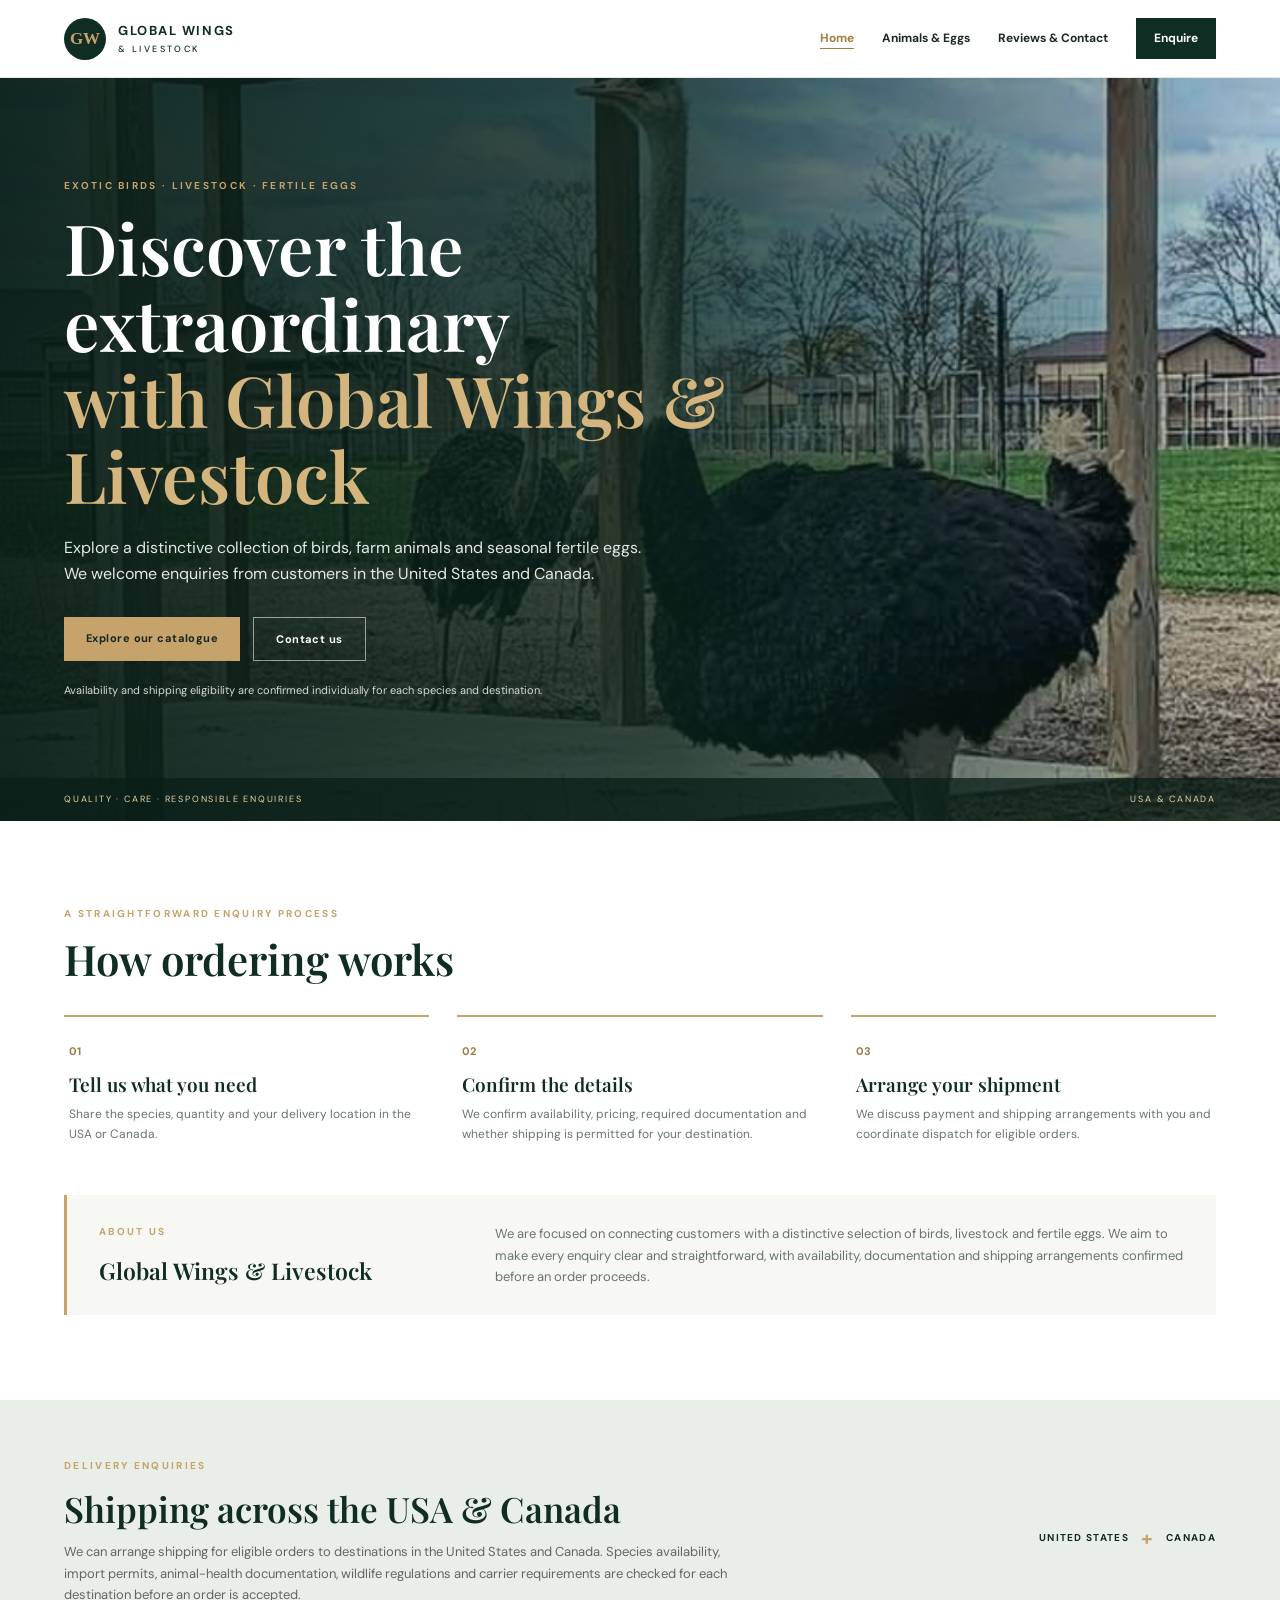
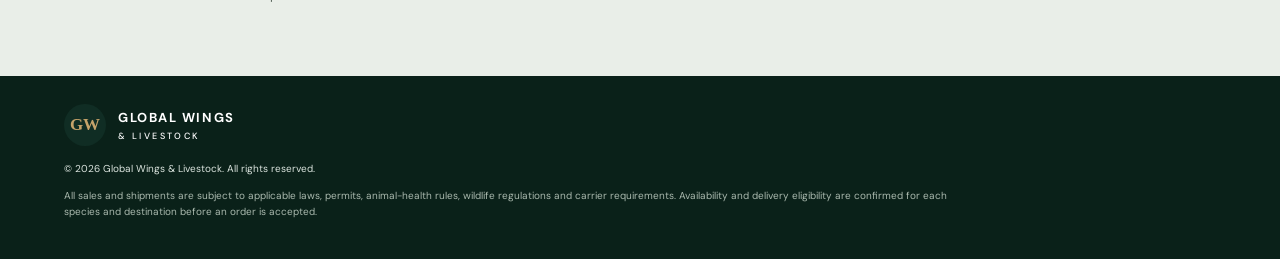
<file: index.html>
<!doctype html>
<!DOCTYPE html>
<html lang="en"><head><meta content="XgihuTRoo1fJdlFtPXh2muhJygsoEndFmMAQWCs_whc" name="google-site-verification"/><meta charset="utf-8"/><meta content="width=device-width,initial-scale=1" name="viewport"/><title>Global Wings & Livestock | Exotic Birds, Fertile Eggs & Livestock for Sale</title><meta content="Explore exotic birds, pigeons, peacocks, livestock and fertile eggs at Global Wings &amp; Livestock. Ask about availability and eligible shipping to the USA and Canada." name="description"/><meta content="index,follow" name="robots"/><meta content="#102d24" name="theme-color"/><link href="https://global-wings-livestock.globalwingsandlivestock.workers.dev/" rel="canonical"/><meta content="website" property="og:type"/><meta content="Home" property="og:title"/><meta content="Exotic birds, livestock and fertile eggs. Enquire about availability and shipping in the USA and Canada." property="og:description"/><meta content="assets/supplier-ostrich.jpg" property="og:image"/><link href="assets/favicon.svg" rel="icon" type="image/svg+xml"/><link href="styles.css" rel="stylesheet"/></head><body><header class="header"><div class="wrap nav"><a class="brand" href="#home"><span class="mark">GW</span><span>GLOBAL WINGS <small>&amp; LIVESTOCK</small></span></a><nav><a aria-current="page" class="current" href="index.html">Home</a><a href="animals.html">Animals &amp; Eggs</a><a href="reviews-contact.html">Reviews &amp; Contact</a><a class="nav-btn" href="reviews-contact.html#contact">Enquire</a></nav></div></header><main><section class="hero" id="home"><div class="hero-bg"></div><div class="wrap hero-content"><p class="eyebrow">EXOTIC BIRDS · LIVESTOCK · FERTILE EGGS</p><h1>Discover the extraordinary<br/><em>with Global Wings &amp; Livestock</em></h1><p class="intro">Explore a distinctive collection of birds, farm animals and seasonal fertile eggs. We welcome enquiries from customers in the United States and Canada.</p><div class="actions"><a class="btn gold" href="#catalogue">Explore our catalogue</a><a class="btn outline" href="#contact">Contact us</a></div><p class="hero-note">Availability and shipping eligibility are confirmed individually for each species and destination.</p></div><div class="hero-bottom"><span>QUALITY · CARE · RESPONSIBLE ENQUIRIES</span><span>USA &amp; CANADA</span></div></section><section class="about" id="about"><div class="wrap"><p class="eyebrow">A STRAIGHTFORWARD ENQUIRY PROCESS</p><h2>How ordering works</h2><div class="steps"><article><span>01</span><h3>Tell us what you need</h3><p>Share the species, quantity and your delivery location in the USA or Canada.</p></article><article><span>02</span><h3>Confirm the details</h3><p>We confirm availability, pricing, required documentation and whether shipping is permitted for your destination.</p></article><article><span>03</span><h3>Arrange your shipment</h3><p>We discuss payment and shipping arrangements with you and coordinate dispatch for eligible orders.</p></article></div><div class="about-panel"><div><p class="eyebrow">ABOUT US</p><h3>Global Wings &amp; Livestock</h3></div><p>We are focused on connecting customers with a distinctive selection of birds, livestock and fertile eggs. We aim to make every enquiry clear and straightforward, with availability, documentation and shipping arrangements confirmed before an order proceeds.</p></div></div></section><section class="shipping" id="shipping"><div class="wrap shipping-inner"><div><p class="eyebrow">DELIVERY ENQUIRIES</p><h2>Shipping across the USA &amp; Canada</h2><p>We can arrange shipping for eligible orders to destinations in the United States and Canada. Species availability, import permits, animal-health documentation, wildlife regulations and carrier requirements are checked for each destination before an order is accepted.</p></div><div class="countries"><span>UNITED STATES</span><b>+</b><span>CANADA</span></div></div></section></main><footer><div class="wrap"><a class="brand footbrand" href="#home"><span class="mark">GW</span><span>GLOBAL WINGS <small>&amp; LIVESTOCK</small></span></a><p>© <span id="year"></span> Global Wings &amp; Livestock. All rights reserved.</p><p class="legal">All sales and shipments are subject to applicable laws, permits, animal-health rules, wildlife regulations and carrier requirements. Availability and delivery eligibility are confirmed for each species and destination before an order is accepted.</p></div></footer><script src="script.js"></script></body></html>
</file>
<file: styles.css>
@import url('https://fonts.googleapis.com/css2?family=DM+Sans:wght@400;500;600;700&family=Playfair+Display:wght@600;700&display=swap');
:root{--forest:#102d24;--forest2:#1c4738;--gold:#c5a36a;--cream:#f5f1e8;--ink:#1e2924;--muted:#68766e;--line:#e5e8e2}*{box-sizing:border-box}html{scroll-behavior:smooth}body{margin:0;color:var(--ink);font-family:'DM Sans',Arial,sans-serif;line-height:1.65}a{color:inherit}.wrap{width:min(1160px,90%);margin:auto}.header{height:78px;background:#fff;position:sticky;top:0;z-index:10;border-bottom:1px solid var(--line)}.nav{height:100%;display:flex;align-items:center;justify-content:space-between}.brand{display:flex;align-items:center;gap:12px;text-decoration:none;color:var(--forest);font-weight:700;letter-spacing:.12em;font-size:13px}.brand small{display:block;font-size:9px;letter-spacing:.27em;font-weight:500}.mark{width:42px;height:42px;border-radius:50%;display:grid;place-items:center;background:var(--forest);color:var(--gold);font:700 17px Georgia;letter-spacing:0}nav{display:flex;align-items:center;gap:28px}nav a{text-decoration:none;font-size:12px;font-weight:700}nav a:hover{color:#a27e43}.nav-btn{background:var(--forest);color:white;padding:11px 18px}.hero{min-height:610px;position:relative;display:flex;align-items:center;background:linear-gradient(90deg,rgba(7,28,21,.94),rgba(10,35,26,.78) 53%,rgba(10,35,26,.18)),url('assets/supplier-ostrich.jpg') center 43%/cover;color:#fff}.hero-content{position:relative;padding:100px 0 110px}.eyebrow{font-size:10px;letter-spacing:.23em;font-weight:700;color:var(--gold);margin:0 0 14px}.hero h1{font:600 clamp(42px,5.5vw,72px)/1.08 'Playfair Display',Georgia,serif;max-width:780px;margin:0 0 22px}.hero h1 em{color:#d4b57e;font-style:normal}.intro{max-width:590px;color:#e2e9e3;font-size:16px}.actions{display:flex;gap:13px;margin:30px 0 20px;flex-wrap:wrap}.btn{display:inline-block;text-decoration:none;border:0;padding:14px 22px;font:700 11px 'DM Sans',sans-serif;letter-spacing:.04em;cursor:pointer}.gold{background:var(--gold);color:#14271f}.outline{border:1px solid #ffffff8c;color:white}.dark{background:var(--forest);color:#fff}.hero-note{font-size:11px;color:#d1dbd3}.hero-bottom{position:absolute;bottom:0;left:0;right:0;background:#091e18bd;padding:14px 5%;display:flex;justify-content:space-between;color:#e5d1a8;font-size:9px;letter-spacing:.2em}.introbar{background:var(--forest);color:white;padding:24px 0}.intro-grid{display:grid;grid-template-columns:repeat(3,1fr);gap:25px}.intro-grid div{display:grid;border-right:1px solid #ffffff2d;padding-left:22px}.intro-grid div:first-child{padding-left:0}.intro-grid div:last-child{border:0}.intro-grid b{font-size:13px}.intro-grid span{font-size:11px;color:#c4d0c7}.section{padding:88px 0}.section-title{display:flex;align-items:end;justify-content:space-between;gap:35px;margin-bottom:35px}.section-title h2,.about h2,.shipping h2,.contact h2{font:600 42px/1.12 'Playfair Display',Georgia,serif;color:var(--forest);margin:0}.section-title>p{max-width:470px;color:var(--muted);font-size:12px;margin:0}.cards{display:grid;grid-template-columns:repeat(3,1fr);gap:22px}.card{position:relative;border:1px solid var(--line);background:#fff;overflow:hidden;transition:transform .2s,box-shadow .2s}.card:hover{transform:translateY(-4px);box-shadow:0 15px 35px #0d2b1c14}.card img{width:100%;height:220px;object-fit:cover;display:block;background:#e8e8e2}.card .tag{position:absolute;top:12px;left:12px;background:#14382be8;color:white;font-size:8px;letter-spacing:.12em;text-transform:uppercase;padding:6px 9px}.card .tag.illustrative{background:#f7f4eb;color:#5d685f}.card>div{padding:19px 20px 22px}.card h3,.egg-grid h3{font:600 20px 'Playfair Display',Georgia,serif;color:var(--forest);margin:0 0 7px}.card p{font-size:12px;color:var(--muted);min-height:42px;margin:0 0 14px}.card a{font-size:10px;text-decoration:none;color:#947342;font-weight:700}.eggs{background:var(--cream);padding:82px 0}.egg-grid{display:grid;grid-template-columns:1fr 1fr;gap:25px}.egg-grid article{position:relative;background:white;padding-bottom:20px}.egg-grid img{width:100%;height:260px;object-fit:cover;display:block;background:#e6e0d3}.egg-grid .tag{display:inline-block;margin:15px 18px 5px;background:#f1eee6;color:#626c64;padding:5px 8px;font-size:8px;letter-spacing:.1em;text-transform:uppercase}.egg-grid h3,.egg-grid p{margin-left:18px;margin-right:18px}.egg-grid p,.egg-extra{font-size:12px;color:var(--muted)}.egg-extra{margin:24px 0}.about{padding:85px 0}.about h2{margin-bottom:32px}.steps{display:grid;grid-template-columns:repeat(3,1fr);gap:28px;margin-bottom:50px}.steps article{border-top:2px solid var(--gold);padding:20px 5px 0}.steps span{font-size:11px;color:#9b7a45;font-weight:700}.steps h3{font:600 19px 'Playfair Display',Georgia,serif;color:var(--forest);margin:8px 0}.steps p{font-size:12px;color:var(--muted);margin:0}.about-panel{background:#f7f7f3;padding:28px 32px;border-left:3px solid var(--gold);display:grid;grid-template-columns:.7fr 1.3fr;gap:25px;align-items:center}.about-panel h3{font:600 23px 'Playfair Display',Georgia,serif;color:var(--forest);margin:0}.about-panel p:last-child{font-size:13px;color:var(--muted);margin:0}.shipping{background:#e9eee8;padding:58px 0}.shipping-inner{display:flex;justify-content:space-between;align-items:center;gap:35px}.shipping-inner>div:first-child{max-width:690px}.shipping h2{font-size:35px}.shipping-inner p:not(.eyebrow){font-size:13px;color:#5d6a61}.countries{display:flex;align-items:center;gap:12px;color:var(--forest);font-size:10px;letter-spacing:.13em;font-weight:700;white-space:nowrap}.countries b{font-size:20px;color:var(--gold)}.contact{background:var(--forest);color:#fff;padding:82px 0}.contact-grid{display:grid;grid-template-columns:.9fr 1.1fr;gap:70px}.contact h2{color:white;margin-bottom:18px}.contact-grid>div>p:not(.eyebrow){color:#d3ded6;font-size:13px}.detail{margin:27px 0}.detail small{display:block;color:#d0b37c;font-size:9px;letter-spacing:.2em;font-weight:700}.detail a,.detail p{color:white;text-decoration:none;font-size:13px;margin:5px 0}.fine{font-size:10px;color:#aab9ae}form{background:#fff;color:var(--ink);padding:28px;display:grid;gap:13px}form label{font-size:10px;font-weight:700;color:#48584e}input,select,textarea{display:block;width:100%;margin-top:6px;padding:12px;border:1px solid #dce2dc;border-radius:0;font:12px 'DM Sans',sans-serif;color:#27352c;background:white}textarea{resize:vertical}form button{justify-self:start}form .fine{color:#718077;margin:0}#form-status{font-size:11px;color:var(--forest);margin:0}footer{background:#0a2119;color:#dce5df;padding:28px 0}footer .brand{color:#fff}footer p{font-size:10px}footer .legal{max-width:900px;color:#aab9ae}.footbrand{margin-bottom:15px}
@media(max-width:760px){.header{height:auto}.nav{padding:14px 0;display:block}.brand{margin-bottom:12px}nav{gap:14px;flex-wrap:wrap}nav a{font-size:10px}.hero{min-height:590px}.hero-content{padding:75px 0 95px}.hero h1{font-size:45px}.intro-grid{grid-template-columns:1fr;gap:12px}.intro-grid div{border:0;padding:0}.section,.about{padding:60px 0}.section-title{display:block}.section-title>p{margin-top:14px}.cards{grid-template-columns:repeat(2,1fr);gap:13px}.card img{height:160px}.card>div{padding:14px}.card h3{font-size:17px}.card p{font-size:11px}.egg-grid{grid-template-columns:1fr}.egg-grid img{height:220px}.steps{grid-template-columns:1fr;gap:20px}.about-panel{grid-template-columns:1fr;gap:10px}.shipping-inner{display:block}.countries{margin-top:22px}.contact-grid{grid-template-columns:1fr;gap:30px}.section-title h2,.about h2,.contact h2{font-size:35px}.shipping h2{font-size:31px}}@media(max-width:430px){.cards{grid-template-columns:1fr}.card img{height:210px}.hero h1{font-size:39px}.hero-bottom{font-size:8px}.countries{font-size:8px}}

.ranch-gallery{margin-top:55px;padding-top:35px;border-top:1px solid var(--line)}.gallery-heading{margin-bottom:22px}.gallery-heading h3{font:600 25px 'Playfair Display',Georgia,serif;color:var(--forest);margin:0 0 6px}.gallery-heading p:last-child{font-size:12px;color:var(--muted);margin:0}.gallery-grid{display:grid;grid-template-columns:repeat(4,1fr);gap:14px}.gallery-grid figure{margin:0;background:#fff;border:1px solid var(--line)}.gallery-grid img{width:100%;height:150px;object-fit:cover;display:block}.gallery-grid figcaption{padding:8px 10px;font-size:10px;color:var(--muted);font-weight:700}.egg-extra:after{content:'  STANDARD · BLONDE · WHITE';display:block;color:#957847;font-weight:700;letter-spacing:.08em;margin-top:7px}@media(max-width:760px){.gallery-grid{grid-template-columns:repeat(2,1fr)}.gallery-grid img{height:135px}}.photo-credits{margin:24px 0 0;color:#6b756d;font-size:10px;line-height:1.7}.photo-credits a{color:#87683a;text-decoration:underline}

/* Customer reviews */
.reviews{padding:82px 0;background:#f7f7f3}.review-summary{display:flex;align-items:baseline;gap:14px;margin:0 0 24px;color:var(--muted);font-size:12px}.review-summary strong{font:600 28px 'Playfair Display',Georgia,serif;color:var(--forest)}.review-grid{display:grid;grid-template-columns:repeat(3,1fr);gap:18px}.review-card{background:#fff;border:1px solid var(--line);padding:22px}.review-card .stars{color:#b48a45;letter-spacing:.12em;font-size:17px}.review-card h3{font:600 19px 'Playfair Display',Georgia,serif;color:var(--forest);margin:9px 0 0}.review-location{font-size:10px;color:var(--muted);margin:0 0 12px}.review-card p:last-child{font-size:12px;color:#536258;margin:0}.reviews-note{font-size:10px;color:var(--muted);margin:18px 0 0}@media(max-width:760px){.reviews{padding:60px 0}.review-grid{grid-template-columns:1fr 1fr}}@media(max-width:430px){.review-grid{grid-template-columns:1fr}.review-summary{display:block}.review-summary span{display:block}}

/* Multi-page navigation and payment methods */
nav a.current{color:#a27e43;text-decoration:underline;text-underline-offset:6px}
.payments{background:#f5f1e8;padding:58px 0}
.payments h2{font:600 34px/1.12 'Playfair Display',Georgia,serif;color:var(--forest);margin:0 0 14px}
.payments .wrap>p:not(.eyebrow){max-width:780px;color:var(--muted);font-size:13px}
.payment-grid{display:flex;flex-wrap:wrap;gap:12px;margin:24px 0}
.payment-grid span{background:#fff;border:1px solid #e2e4dc;padding:12px 18px;color:var(--forest);font-size:12px;font-weight:700;min-width:125px;text-align:center}
.payment-note{font-size:10px!important;color:#657268!important}
@media(max-width:760px){nav{gap:12px}nav a{font-size:10px}.payments{padding:48px 0}.payment-grid span{min-width:calc(50% - 6px);flex:1}}

.review-submit{display:grid;grid-template-columns:1fr 1fr;gap:34px;margin-top:56px;padding:30px;background:#fff;border:1px solid var(--line)}.review-submit form{display:grid;gap:13px}.review-submit label{display:grid;gap:6px;font-size:12px;color:var(--forest)}.review-submit input,.review-submit select,.review-submit textarea{width:100%;padding:12px;border:1px solid var(--line);background:#fff;font:inherit}.owner-reply{margin-top:15px;padding:14px;background:#f4f5f0;border-left:3px solid #b48a45}.owner-reply strong{display:block;color:var(--forest);font-size:12px;margin-bottom:5px}.review-submit h2{font:600 27px 'Playfair Display',Georgia,serif;color:var(--forest)}@media(max-width:700px){.review-submit{grid-template-columns:1fr;padding:20px}}
</file>
